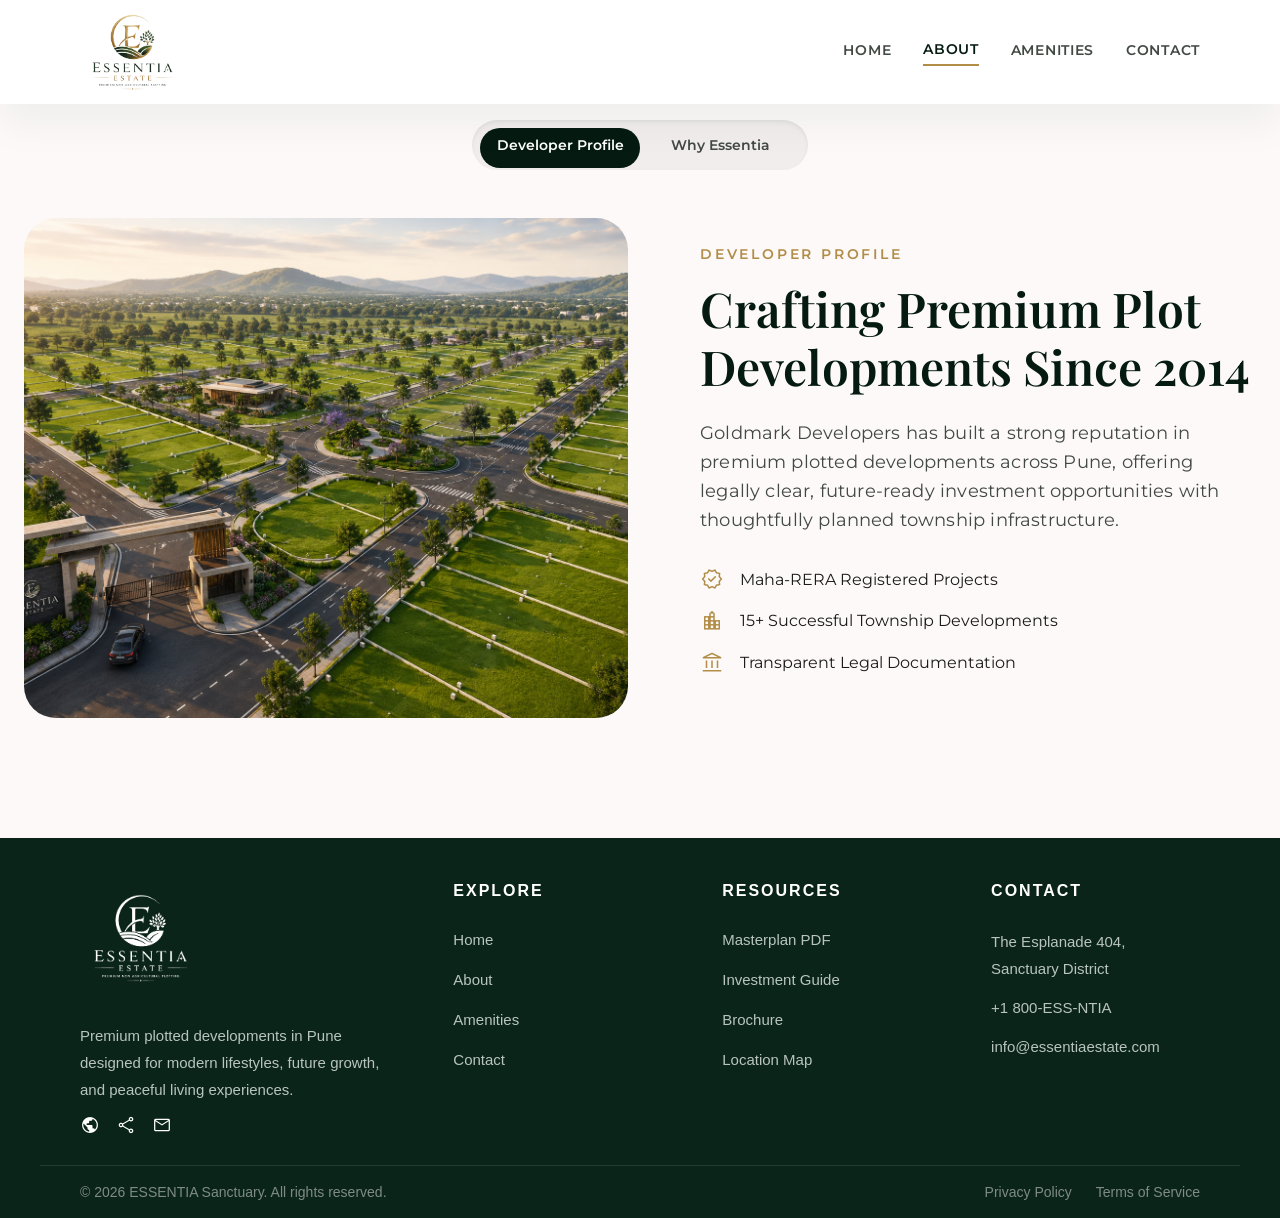
<file: About.html>
<!DOCTYPE html>
<html lang="en">
<head>
  <meta charset="utf-8">
  <meta name="viewport" content="width=device-width, initial-scale=1.0">
  <title>ESSENTIA - Thoughtfully Planned Sanctuary</title>
  <!-- Design reference: assets/images/about.png -->
  <link rel="preconnect" href="https://fonts.googleapis.com">
  <link rel="preconnect" href="https://fonts.gstatic.com" crossorigin>
  <link href="https://fonts.googleapis.com/css2?family=Playfair+Display:wght@600;700&family=Montserrat:wght@400;500;600&display=swap" rel="stylesheet">
  <link href="https://fonts.googleapis.com/css2?family=Material+Symbols+Outlined:wght,FILL@100..700,0..1&display=swap" rel="stylesheet">
  <link rel="stylesheet" href="./css/style.css">
</head>
<body class="page-about" data-page="about">

  <header class="site-header glass-nav">
    <nav class="nav-inner" aria-label="Main navigation">
     <a href="index.html" class="nav-logo nav-logo--home">
        <img src="./assets/icons/logo.png" alt="ESSENTIA Logo">
      
      </a>
      <div class="nav-links">
          <a href="index.html" class="nav-link">HOME</a>
          <a href="About.html" class="nav-link is-active">ABOUT</a>
          <a href="Amenities.html" class="nav-link">AMENITIES</a>
          <a href="contanct.html" class="nav-link">CONTACT</a>
      </div>
      <button type="button" class="menu-toggle" id="menu-toggle" aria-label="Open menu">
        <span class="material-symbols-outlined icon-md">menu</span>
      </button>
    </nav>
  </header>

  <div class="mobile-drawer" id="mobile-drawer">
    <div class="drawer-backdrop" id="drawer-backdrop"></div>
    <div class="drawer-panel" id="drawer-panel">
      <div>
        <div class="flex justify-between items-center" style="margin-bottom: 48px;">
          <a href="index.html" class="nav-logo nav-logo--home">
        <img src="./assets/icons/logo.png" alt="ESSENTIA Logo">
      
      </a>
          <button type="button" class="drawer-close" id="drawer-close" aria-label="Close menu">
            <span class="material-symbols-outlined icon-md">close</span>
          </button>
        </div>
        <nav class="drawer-nav">
          <a href="index.html" class="nav-link">HOME</a>
          <a href="About.html" class="nav-link is-active">ABOUT</a>
          <a href="Amenities.html" class="nav-link">AMENITIES</a>
          <a href="contanct.html" class="nav-link">CONTACT</a>
        </nav>
      </div>
      <a href="contanct.html" class="btn btn-primary" style="width:100%; padding: 16px;">BOOK VISIT</a>
    </div>
  </div>

 <section class="about-toggle-section" aria-labelledby="toggle-heading">

  <div class="flex flex-col items-center">

    <!-- TOGGLE BUTTONS -->
    <div class="toggle-slider-wrap">
      <div class="toggle-slider-bg" id="toggle-bg"></div>

      <button type="button"
        class="toggle-slider-btn is-active"
        id="btn-experience">
        Developer Profile
      </button>

      <button type="button"
        class="toggle-slider-btn"
        id="btn-investor">
        Why Essentia
      </button>
    </div>

    <!-- DEVELOPER PROFILE -->
    <div class="toggle-split w-full" id="content-experience">

      <!-- IMAGE -->
      <div class="toggle-split__image">
        <img src="./assets/images/ab.png"
          alt="Essentia plotted township">
      </div>

      <!-- CONTENT -->
      <div class="toggle-split__content toggle-split__content--pad">

        <span class="text-label text-gold uppercase tracking-widest"
          style="display:block; margin-bottom: 16px;">
          Developer Profile
        </span>

        <h3 class="text-headline-lg text-primary">
          Crafting Premium Plot Developments Since 2014
        </h3>

        <p class="text-body-lg text-muted">
          Goldmark Developers has built a strong reputation in
          premium plotted developments across Pune, offering
          legally clear, future-ready investment opportunities
          with thoughtfully planned township infrastructure.
        </p>

        <ul class="feature-list">

          <li>
            <span class="material-symbols-outlined text-gold">
              verified
            </span>

            <span class="text-body-md">
              Maha-RERA Registered Projects
            </span>
          </li>

          <li>
            <span class="material-symbols-outlined text-gold">
              location_city
            </span>

            <span class="text-body-md">
              15+ Successful Township Developments
            </span>
          </li>

          <li>
            <span class="material-symbols-outlined text-gold">
              account_balance
            </span>

            <span class="text-body-md">
              Transparent Legal Documentation
            </span>
          </li>

        </ul>

      </div>

    </div>

    <!-- WHY ESSENTIA -->
    <div class="toggle-split w-full is-hidden" id="content-investor">

      <!-- LEFT SIDE -->
      <div class="toggle-split__content toggle-split__text-col toggle-split__content--pad-right">

        <span class="text-label text-gold uppercase tracking-widest"
          style="display:block; margin-bottom: 16px;">
          Why Choose Essentia
        </span>

        <h3 class="text-headline-lg text-primary">
          A Future-Ready Township Investment
        </h3>

        <p class="text-body-lg text-muted">
          Essentia combines strategic location advantages,
          green township planning, and future-ready infrastructure
          to create a premium plotted community designed for
          long-term value and peaceful living.
        </p>

        <div class="investor-stats">

          <div class="investor-stat-box">
            <div class="value">2014</div>

            <div class="text-caption text-muted uppercase">
              Established
            </div>
          </div>

          <div class="investor-stat-box">
            <div class="value">15+</div>

            <div class="text-caption text-muted uppercase">
              Projects Delivered
            </div>
          </div>

        </div>

      </div>

      <!-- RIGHT SIDE -->
      <div class="toggle-split__image toggle-split__image-col">

        <div class="roadmap-panel">

          <div class="roadmap-inner">

            <h4 class="text-label">
              Township Highlights
            </h4>

            <!-- ITEM -->
            <div class="timeline-item is-active">

              <span class="timeline-dot"></span>

              <div class="timeline-title text-label">
                Strategic Pune Connectivity
              </div>

              <div class="text-caption" style="opacity:0.6;">
                Located near rapidly developing growth corridors
              </div>

            </div>

            <!-- ITEM -->
            <div class="timeline-item is-active">

              <span class="timeline-dot"></span>

              <div class="timeline-title text-label">
                Gated Township Planning
              </div>

              <div class="text-caption" style="opacity:0.6;">
                Wide internal roads & organized infrastructure
              </div>

            </div>

            <!-- ITEM -->
            <div class="timeline-item is-active">

              <span class="timeline-dot"></span>

              <div class="timeline-title text-label">
                Green Open Spaces
              </div>

              <div class="text-caption">
                Landscaped parks & peaceful community living
              </div>

            </div>

          </div>

        </div>

      </div>

    </div>

  </div>

</section>

<footer class="site-footer">

  <div class="footer-container">

    <!-- COLUMN 1 -->
    <div class="footer-column footer-brand">
      <img src="assets/icons/logo.png" alt="ESSENTIA Logo" class="footer-logo">
      <p class="footer-description">
        Premium plotted developments in Pune designed for modern lifestyles, future growth, and peaceful living experiences.
      </p>
      

      <div class="footer-social">
        <span class="material-symbols-outlined">public</span>
        <span class="material-symbols-outlined">share</span>
        <span class="material-symbols-outlined">mail</span>
      </div>
    </div>

    <!-- COLUMN 2 -->
    <div class="footer-column">
      <h5 class="footer-title">Explore</h5>

      <a href="index.html">Home</a>
      <a href="About.html">About</a>
      <a href="Amenities.html">Amenities</a>
      <a href="contact.html">Contact</a>
    </div>

    <!-- COLUMN 3 -->
    <div class="footer-column">
      <h5 class="footer-title">Resources</h5>

      <a href="#">Masterplan PDF</a>
      <a href="#">Investment Guide</a>
      <a href="#">Brochure</a>
      <a href="#">Location Map</a>
    </div>

    <!-- COLUMN 4 -->
    <div class="footer-column">
      <h5 class="footer-title">Contact</h5>

      <p>The Esplanade 404,<br> Sanctuary District</p>
      <p>+1 800-ESS-NTIA</p>
      <p>info@essentiaestate.com</p>
    </div>

  </div>

  <!-- BOTTOM FOOTER -->
  <div class="footer-bottom">

    <p>© 2026 ESSENTIA Sanctuary. All rights reserved.</p>

    <div class="footer-bottom-links">
      <a href="#">Privacy Policy</a>
      <a href="#">Terms of Service</a>
    </div>

  </div>

</footer>

  <script src="./js/script.js"></script>
</body>
</html>
</file>
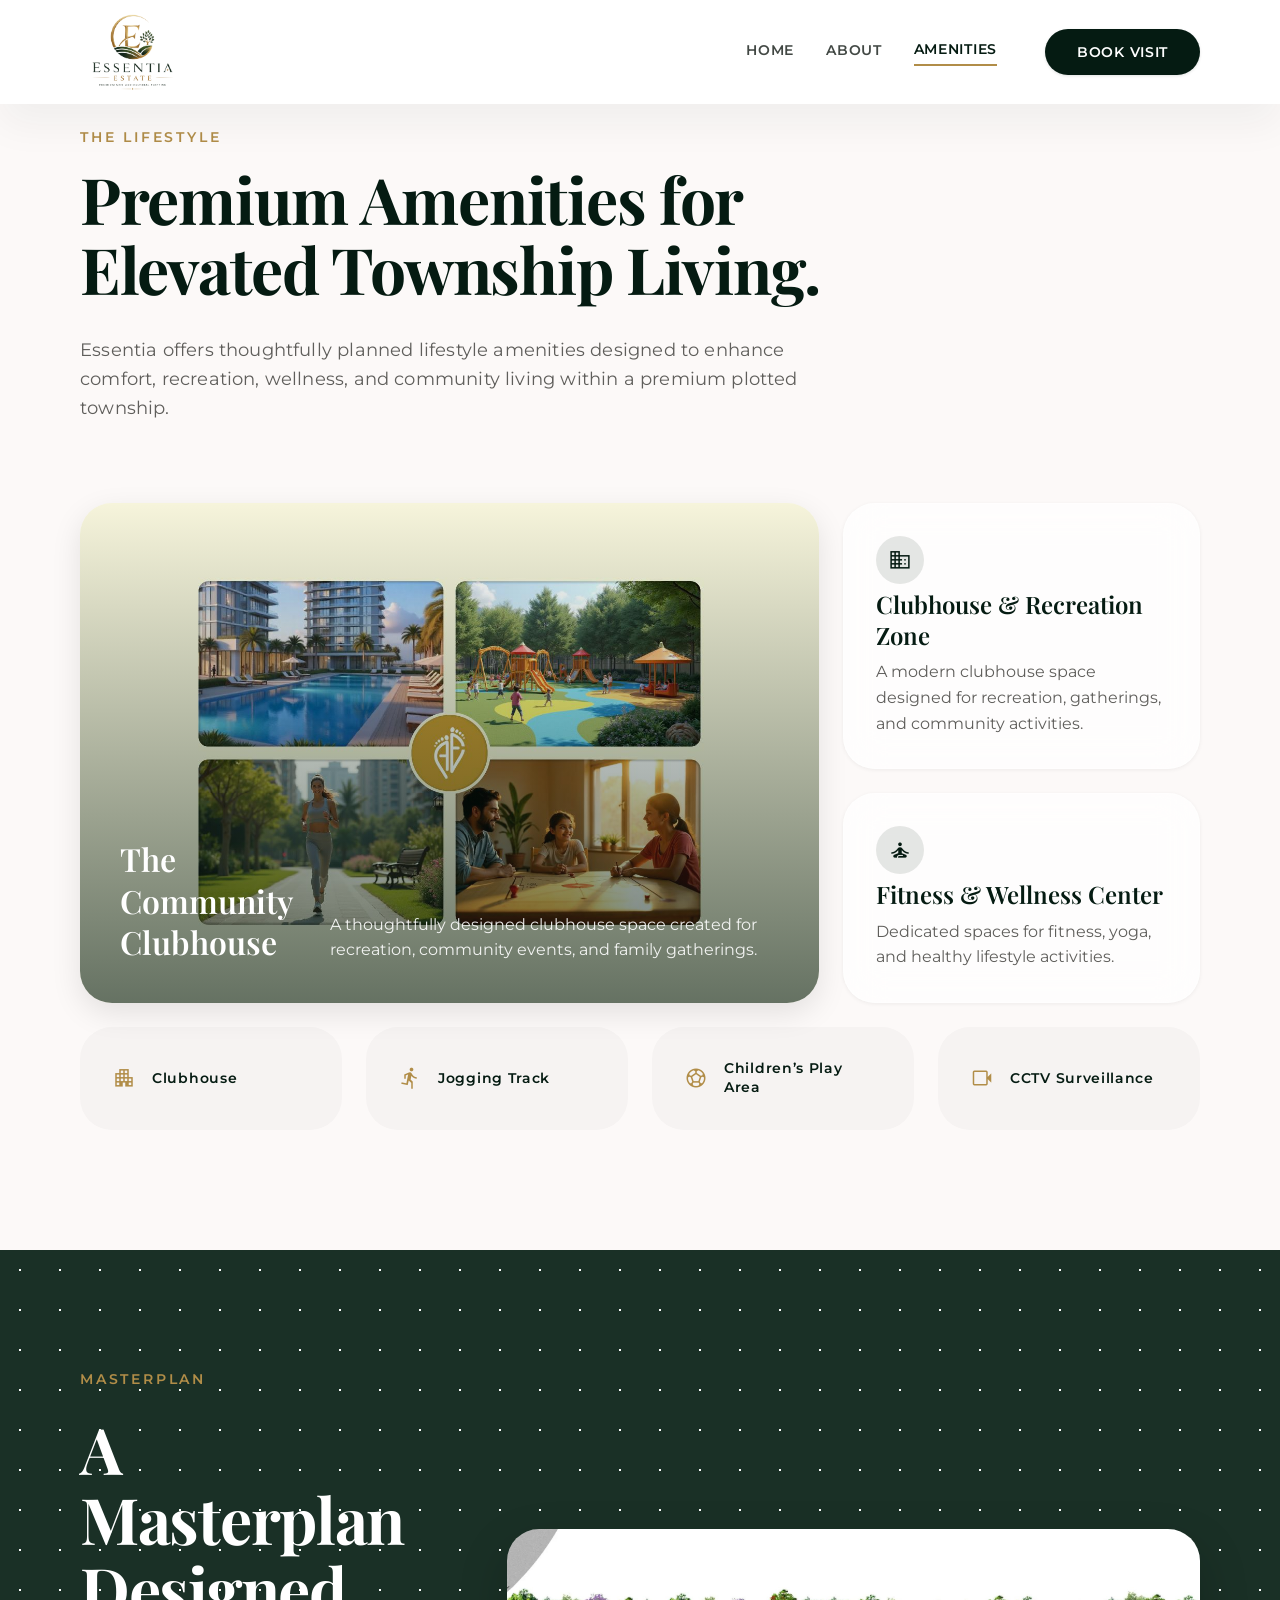
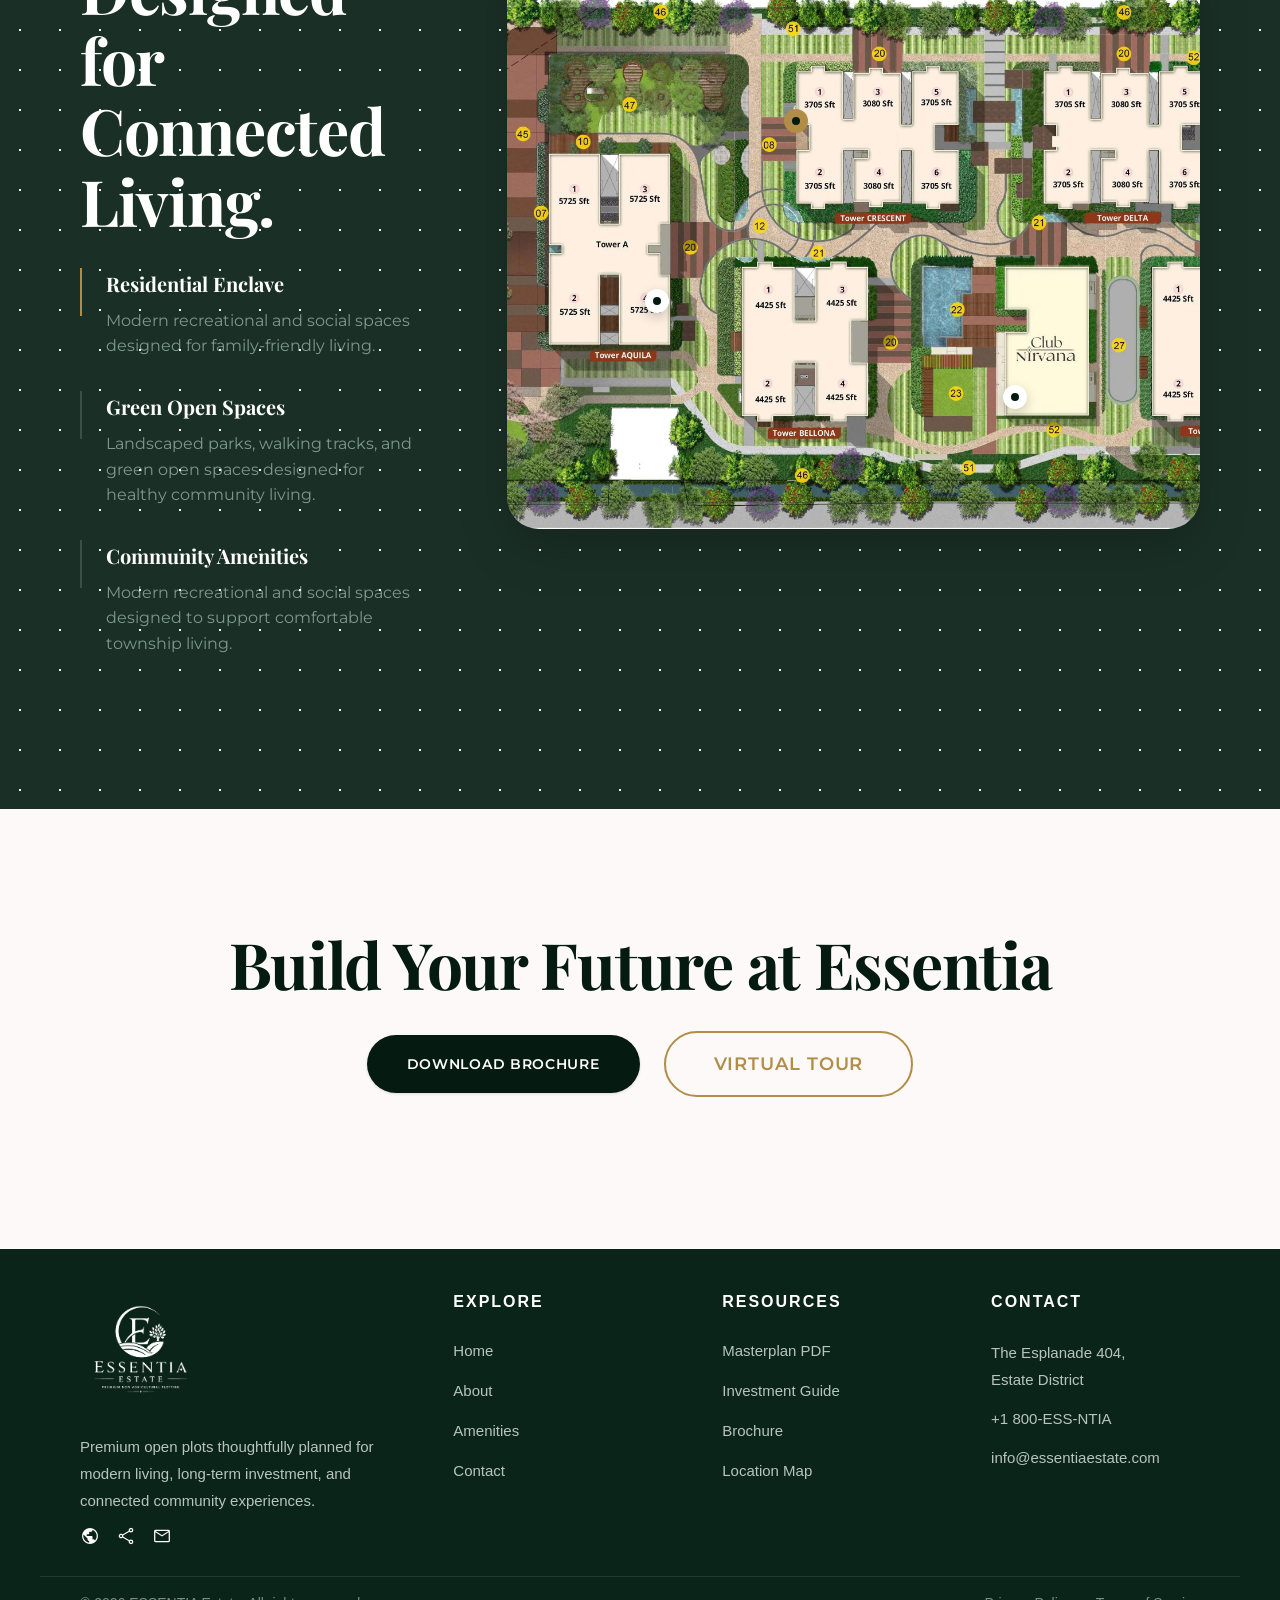
<file: Amenities.html>
<!DOCTYPE html>
<html lang="en">
<head>
  <meta charset="utf-8">
  <meta name="viewport" content="width=device-width, initial-scale=1.0">
  <title>ESSENTIA | Amenities &amp; Masterplan</title>
  <!-- Design reference: assets/images/Amenities.png -->
  <link rel="preconnect" href="https://fonts.googleapis.com">
  <link rel="preconnect" href="https://fonts.gstatic.com" crossorigin>
  <link href="https://fonts.googleapis.com/css2?family=Playfair+Display:ital,wght@0,600;0,700;1,600&family=Montserrat:wght@400;500;600&display=swap" rel="stylesheet">
  <link href="https://fonts.googleapis.com/css2?family=Material+Symbols+Outlined:wght,FILL@100..700,0..1&display=swap" rel="stylesheet">
  <link rel="stylesheet" href="./css/style.css">
</head>
<body class="page-amenities" data-page="amenities">

  <header class="site-header glass-nav">
    <nav class="nav-inner" aria-label="Main navigation">
    <a href="index.html" class="nav-logo nav-logo--home">
        <img src="./assets/icons/logo.png" alt="ESSENTIA Logo" >
      
</a>
      <div class="nav-links">
          <a href="index.html" class="nav-link">HOME</a>
          <a href="About.html" class="nav-link ">ABOUT</a>
          <a href="Amenities.html" class="nav-link is-active">AMENITIES</a>
         <a href="contanct.html" class="btn btn-primary nav-cta">BOOK VISIT</a>
      </div>
      <button type="button" class="menu-toggle" id="menu-toggle" aria-label="Open menu">
        <span class="material-symbols-outlined icon-md">menu</span>
      </button>
    </nav>
  </header>

  <div class="mobile-drawer" id="mobile-drawer">
    <div class="drawer-backdrop" id="drawer-backdrop"></div>
    <div class="drawer-panel" id="drawer-panel">
      <div>
        <div class="flex justify-between items-center" style="margin-bottom: 48px;">
          <a href="index.html" class="nav-logo nav-logo--home">
        <img src="./assets/icons/logo.png" alt="ESSENTIA Logo" >
      
</a>
          <button type="button" class="drawer-close" id="drawer-close" aria-label="Close menu">
            <span class="material-symbols-outlined icon-md">close</span>
          </button>
        </div>
        <nav class="drawer-nav">
          <a href="index.html" class="nav-link">HOME</a>
          <a href="About.html" class="nav-link">ABOUT</a>
          <a href="Amenities.html" class="nav-link is-active">AMENITIES</a>
          <a href="contanct.html" class="nav-link">CONTACT</a>
        </nav>
      </div>
      <a href="contanct.html" class="btn btn-primary" style="width:100%; padding: 16px;">BOOK VISIT</a>
    </div>
  </div>

  <main>
    <section class="container amenities-intro" aria-labelledby="amenities-heading">
      <div style="max-width: 48rem;">
        <span class="text-label text-gold tracking-widest" style="display:block; margin-bottom: 16px;">THE LIFESTYLE</span>
        <h1 id="amenities-heading" class="text-display-lg text-primary">Premium Amenities for Elevated Township Living.</h1>
        <p class="text-body-lg text-secondary" style="margin-top: 32px;">Essentia offers thoughtfully planned lifestyle amenities designed to enhance comfort, recreation, wellness, and community living within a premium plotted township.</p>
      </div>
    </section>

    <section class="container amenities-bento" aria-label="Amenities showcase">
      <div class="grid amenities-bento-layout">
        <article class="bento-main">
          <img src="./assets/images/AmentiesSec.jpeg" alt="Luxury amenities pavilion">
          <div class="bento-main__overlay">
            <h3 class="text-headline-md">The Community Clubhouse</h3>
            <p class="text-body-md" style="opacity:0.9; max-width: 32rem; margin-top: 8px;">A thoughtfully designed clubhouse space created for recreation, community events, and family gatherings.</p>
          </div>
        </article>
        <div class="amenities-side-cards">
          <article class="amenity-glass-card glass-card">
            <div class="amenity-glass-card__top">
              <div class="icon-circle-sm"><span class="material-symbols-outlined">domain</span></div>
              <span class="material-symbols-outlined arrow-icon">arrow_outward</span>
            </div>
            <div>
              <h4 class="text-headline-md text-primary" style="font-size: 24px; margin-bottom: 8px;">Clubhouse & Recreation Zone</h4>
              <p class="text-body-md text-secondary">A modern clubhouse space designed for recreation, gatherings, and community activities.</p>
            </div>
          </article>
          <article class="amenity-glass-card glass-card">
            <div class="amenity-glass-card__top">
              <div class="icon-circle-sm"><span class="material-symbols-outlined">self_improvement</span></div>
              <span class="material-symbols-outlined arrow-icon">arrow_outward</span>
            </div>
            <div>
              <h4 class="text-headline-md text-primary" style="font-size: 24px; margin-bottom: 8px;">Fitness & Wellness Center</h4>
              <p class="text-body-md text-secondary">Dedicated spaces for fitness, yoga, and healthy lifestyle activities.</p>
            </div>
          </article>
        </div>
      </div>
      <div class="grid grid-4 amenity-icon-grid" style="margin-top: var(--gutter);">
        <div class="icon-tile"><span class="material-symbols-outlined text-gold">apartment</span><span class="text-label text-primary">Clubhouse</span></div>
        <div class="icon-tile"><span class="material-symbols-outlined text-gold">directions_run</span><span class="text-label text-primary">Jogging Track</span></div>
        <div class="icon-tile"><span class="material-symbols-outlined text-gold">sports_soccer</span><span class="text-label text-primary">Children’s Play Area</span></div>
        <div class="icon-tile"><span class="material-symbols-outlined text-gold">videocam</span><span class="text-label text-primary">CCTV Surveillance</span></div>
      </div>
    </section>

    <section id="masterplan" class="masterplan-section" aria-labelledby="masterplan-heading">
      <div class="masterplan-texture inset-0 absolute" aria-hidden="true"></div>
      <div class="container masterplan-layout">
        <div class="masterplan-info" >
          <span class="text-label text-gold tracking-widest" style="display:block; margin-bottom: 24px;">MASTERPLAN</span>
          <h2 id="masterplan-heading" class="text-display-lg text-white" style="color: var(--on-primary); margin-bottom: 32px;">A Masterplan Designed for Connected Living.</h2>
          <div class="masterplan-item" onclick="setActiveMarker(1)" role="button" tabindex="0">
            <div class="masterplan-indicator is-active" id="indicator-1"></div>
            <div>
              <h4>Residential Enclave</h4>
              <p>Modern recreational and social spaces designed for family-friendly living.</p>
            </div>
          </div>
          <div class="masterplan-item" onclick="setActiveMarker(2)" role="button" tabindex="0">
            <div class="masterplan-indicator" id="indicator-2"></div>
            <div>
             <h4>Green Open Spaces</h4>
              <p>Landscaped parks, walking tracks, and green open spaces designed for healthy community living.</p>
            </div>
          </div>
          <div class="masterplan-item" onclick="setActiveMarker(3)" role="button" tabindex="0">
            <div class="masterplan-indicator" id="indicator-3"></div>
            <div>
<h4>Community Amenities</h4>            
  <p>Modern recreational and social spaces designed to support comfortable township living.</p>
            </div>
          </div>
          <!-- <div class="masterplan-toggle" style="margin-top: 48px;">
            <button type="button" class="toggle-btn is-active" id="btn-experience">Lifestyle Amenities</button>
            <button type="button" class="toggle-btn" id="btn-investor">Investment Highlights</button>
          </div> -->
        </div>
        <div class="masterplan-map">
          <img src="./assets/images/masterplan.jpeg" alt="Masterplan visualization">
          <div class="map-marker map-marker--1" id="marker-1" onclick="setActiveMarker(1)">
            <div class="marker-dot marker-dot--active marker-pulse"><span class="marker-dot__inner"></span></div>
            <div class="marker-tooltip glass-card"><p class="text-label text-primary">Residential Plots</p></div>
          </div>
          <div class="map-marker map-marker--2" id="marker-2" onclick="setActiveMarker(2)">
            <div class="marker-dot marker-dot--inactive"><span class="marker-dot__inner"></span></div>
            <div class="marker-tooltip glass-card"><p class="text-label text-primary">Jogging Track</p></div>
          </div>
          <div class="map-marker map-marker--3" id="marker-3" onclick="setActiveMarker(3)">
            <div class="marker-dot marker-dot--inactive"><span class="marker-dot__inner"></span></div>
            <div class="marker-tooltip glass-card"><p class="text-label text-primary">Community Zone</p></div>
          </div>
        </div>
      </div>
    </section>

    <section class="cta-section container" aria-labelledby="cta-heading">
      <h2 id="cta-heading" class="text-display-lg text-primary">Build Your Future at Essentia<h2>
      <div class="cta-actions">
        <a href="assets/essentia-brochure.pdf" 
   download 
   aria-label="Download Essentia Brochure">
        <button type="button" class="btn btn-primary btn-primary-lg">DOWNLOAD BROCHURE</button>
        </a>
        <button type="button" class="btn btn-outline-gold">VIRTUAL TOUR</button>
      </div>
    </section>
  </main>

 <footer class="site-footer">

  <div class="footer-container">

    <!-- COLUMN 1 -->
    <div class="footer-column footer-brand">
      <img src="assets/icons/logo.png" alt="ESSENTIA Logo" class="footer-logo">
      <p class="footer-description">
        Premium open plots thoughtfully planned for modern living, long-term investment, and connected community experiences.
      </p>
      

      <div class="footer-social">
        <span class="material-symbols-outlined">public</span>
        <span class="material-symbols-outlined">share</span>
        <span class="material-symbols-outlined">mail</span>
      </div>
    </div>

    <!-- COLUMN 2 -->
    <div class="footer-column">
      <h5 class="footer-title">Explore</h5>

      <a href="index.html">Home</a>
      <a href="About.html">About</a>
      <a href="Amenities.html">Amenities</a>
      <a href="contact.html">Contact</a>
    </div>

    <!-- COLUMN 3 -->
    <div class="footer-column">
      <h5 class="footer-title">Resources</h5>

      <a href="#">Masterplan PDF</a>
      <a href="#">Investment Guide</a>
      <a href="#">Brochure</a>
      <a href="#">Location Map</a>
    </div>

    <!-- COLUMN 4 -->
    <div class="footer-column">
      <h5 class="footer-title">Contact</h5>

      <p>The Esplanade 404,<br> Estate District</p>
      <p>+1 800-ESS-NTIA</p>
      <p>info@essentiaestate.com</p>
    </div>

  </div>

  <!-- BOTTOM FOOTER -->
  <div class="footer-bottom">

    <p>© 2026 ESSENTIA Estate. All rights reserved.</p>

    <div class="footer-bottom-links">
      <a href="#">Privacy Policy</a>
      <a href="#">Terms of Service</a>
    </div>

  </div>

</footer>
  <script src="./js/script.js"></script>
</body>
</html>
</file>
<file: css/style.css>
/* ============================================
   ESSENTIA — Plain CSS (Stitch / Figma design)
   Reference mockups: assets/images/home.png,
   about.png, Amenities.png, contanct.png
   ============================================ */

/* --- Design tokens --- */
:root {
  --surface: #fcf9f8;
  --background: #fcf9f8;
  --surface-container-low: #f6f3f2;
  --surface-container: #f0edec;
  --surface-container-high: #ebe7e7;
  --surface-container-highest: #e5e2e1;
  --on-surface: #1c1b1b;
  --on-surface-variant: #424844;
  --on-background: #1c1b1b;
  --primary: #051b12;
  --on-primary: #ffffff;
  --primary-container: #1a3026;
  --on-primary-container: #80988b;
  --primary-fixed: #cfe9d9;
  --primary-fixed-dim: #b3ccbe;
  --on-primary-fixed: #092016;
  --secondary: #5f5e5b;
  --secondary-fixed-dim: #c9c6c2;
  --tertiary-fixed-dim: #e9c176;
  --on-tertiary-container: #b18d48;
  --outline: #727974;
  --outline-variant: #c2c8c3;
  --whatsapp: #25d366;

  --font-display: "Playfair Display", Georgia, serif;
  --font-body: "Montserrat", Arial, sans-serif;

  --text-display-lg: 64px;
  --text-display-mobile: 40px;
  --text-headline-lg: 48px;
  --text-headline-md: 32px;
  --text-body-lg: 18px;
  --text-body-md: 16px;
  --text-label: 14px;
  --text-caption: 12px;

  --margin-mobile: 24px;
  --margin-desktop: 80px;
  --gutter: 24px;
  --section-gap-lg: 120px;
  --section-gap-md: 80px;
  --container-max: 1440px;

  --radius: 1rem;
  --radius-lg: 2rem;
  --radius-xl: 3rem;
  --radius-full: 9999px;

  --shadow-nav: 0 20px 40px rgba(26, 48, 38, 0.05);
  --shadow-card: 0 20px 40px rgba(26, 48, 38, 0.1);
  --transition: 0.3s ease;
}

/* --- Reset & base --- */
*,
*::before,
*::after {
  box-sizing: border-box;
  margin: 0;
  padding: 0;
}

html {
  scroll-behavior: smooth;
}

body {
  font-family: var(--font-body);
  font-size: var(--text-body-md);
  line-height: 1.6;
  color: var(--on-surface);
  background-color: var(--background);
  overflow-x: hidden;
}

img {
  max-width: 100%;
  height: auto;
  display: block;
}

a {
  color: inherit;
  text-decoration: none;
}

button,
input,
select {
  font-family: inherit;
  font-size: inherit;
}

ul {
  list-style: none;
}

::selection {
  background-color: var(--on-tertiary-container);
  color: var(--on-primary);
}

/* --- Typography --- */
.text-display-lg {
  font-family: var(--font-display);
  font-size: var(--text-display-mobile);
  font-weight: 700;
  line-height: 1.2;
  letter-spacing: -0.01em;
}

.text-headline-lg {
  font-family: var(--font-display);
  font-size: var(--text-headline-lg);
  font-weight: 600;
  line-height: 1.2;
}

.text-headline-md {
  font-family: var(--font-display);
  font-size: var(--text-headline-md);
  font-weight: 600;
  line-height: 1.3;
}

.text-body-lg {
  font-size: var(--text-body-lg);
  line-height: 1.6;
  letter-spacing: 0.01em;
}

.text-body-md {
  font-size: var(--text-body-md);
  line-height: 1.6;
}

.text-label {
  font-size: var(--text-label);
  font-weight: 600;
  line-height: 1.4;
  letter-spacing: 0.05em;
}

.text-caption {
  font-size: var(--text-caption);
  font-weight: 500;
  line-height: 1.4;
}

.text-primary { color: var(--primary); }
.text-secondary { color: var(--secondary); }
.text-white { color: var(--on-primary); }
.text-gold { color: var(--on-tertiary-container); }
.text-muted { color: var(--on-surface-variant); }
.text-on-primary-fixed { color: var(--primary-fixed); }
.text-on-primary-container { color: var(--on-primary-container); }

.italic { font-style: italic; }
.font-normal { font-weight: 400; }
.font-light { font-weight: 400; }
.font-semibold { font-weight: 600; }
.font-bold { font-weight: 700; }
.uppercase { text-transform: uppercase; }
.tracking-tight { letter-spacing: -0.02em; }
.tracking-tighter { letter-spacing: -0.03em; }
.tracking-widest { letter-spacing: 0.2em; }
.tracking-wider { letter-spacing: 0.1em; }
.text-center { text-align: center; }

/* --- Icons --- */
.material-symbols-outlined {
  font-variation-settings: "FILL" 0, "wght" 300, "GRAD" 0, "opsz" 24;
  display: inline-block;
  line-height: 1;
  vertical-align: middle;
}

.material-symbols-outlined.icon-filled {
  font-variation-settings: "FILL" 1, "wght" 300, "GRAD" 0, "opsz" 24;
}

.icon-sm { font-size: 24px; }
.icon-md { font-size: 32px; }
.icon-lg { font-size: 40px; }
.icon-xl { font-size: 48px; }
.icon-hero { font-size: 96px; }

/* --- Layout helpers --- */
.container {
  width: 100%;
  max-width: var(--container-max);
  margin-left: auto;
  margin-right: auto;
  padding-left: var(--margin-mobile);
  padding-right: var(--margin-mobile);
}

.section {
  padding-top: var(--section-gap-lg);
  padding-bottom: var(--section-gap-lg);
}

.section-md {
  padding-top: var(--section-gap-md);
  padding-bottom: var(--section-gap-md);
}

.flex { display: flex; }
.flex-col { flex-direction: column; }
.flex-wrap { flex-wrap: wrap; }
.items-center { align-items: center; }
.items-end { align-items: flex-end; }
.justify-center { justify-content: center; }
.justify-between { justify-content: space-between; }
.gap-2 { gap: 8px; }
.gap-3 { gap: 12px; }
.gap-4 { gap: 16px; }
.gap-6 { gap: 24px; }
.gap-8 { gap: 32px; }
.gap-10 { gap: 40px; }
.gap-12 { gap: 48px; }

.grid {
  display: grid;
  gap: var(--gutter);
}

.grid-2 { grid-template-columns: 1fr; }
.grid-3 { grid-template-columns: 1fr; }
.grid-4 { grid-template-columns: 1fr 1fr; }
.grid-footer { grid-template-columns: 1fr; }

.is-hidden { display: none !important; }

.relative { position: relative; }
.absolute { position: absolute; }
.inset-0 {
  top: 0;
  right: 0;
  bottom: 0;
  left: 0;
}

.w-full { width: 100%; }

.about-toggle-section .toggle-split + .toggle-split {
  margin-top: 0;
}
.h-full { height: 100%; }
.min-h-screen { min-height: 100vh; }
.overflow-hidden { overflow: hidden; }

/* --- Glass & effects --- */
.glass-card {
  background: rgba(255, 255, 255, 0.7);
  backdrop-filter: blur(20px);
  -webkit-backdrop-filter: blur(20px);
  border: 1px solid rgba(255, 255, 255, 0.3);
}

.glass-nav {
  background: #fff;
  backdrop-filter: blur(20px);
  -webkit-backdrop-filter: blur(20px);
  box-shadow: var(--shadow-nav);
}

.hero-gradient {
  background: linear-gradient(180deg, rgba(252, 249, 248, 0) 0%, rgba(252, 249, 248, 1) 100%);
}

.forest-gradient {
  background:
    radial-gradient(circle at top right, rgba(26, 48, 38, 0.03) 0%, transparent 70%),
    radial-gradient(circle at bottom left, rgba(179, 204, 190, 0.05) 0%, transparent 70%);
}

.masterplan-texture {
  background-image: radial-gradient(#ffffff 1px, transparent 1px);
  background-size: 40px 40px;
}

.marker-pulse::after {
  content: "";
  position: absolute;
  width: 100%;
  height: 100%;
  border-radius: 50%;
  background: var(--on-tertiary-container);
  animation: pulse 2s infinite;
  z-index: -1;
}

@keyframes pulse {
  0% { transform: scale(1); opacity: 0.8; }
  100% { transform: scale(3); opacity: 0; }
}

@keyframes bounce {
  0%, 100% { transform: translateY(0); }
  50% { transform: translateY(-8px); }
}

@keyframes fadeIn {
  from { opacity: 0; }
  to { opacity: 1; }
}

.animate-bounce { animation: bounce 2s infinite; }
.animate-fade-in { animation: fadeIn 1s ease; }

/* --- Buttons --- */
.btn {
  display: inline-block;
  font-size: var(--text-label);
  font-weight: 600;
  letter-spacing: 0.05em;
  border: none;
  border-radius: var(--radius-full);
  cursor: pointer;
  transition: all var(--transition);
  text-align: center;
}

.btn:active { transform: scale(0.95); }

.btn-primary {
  background-color: var(--primary);
  color: var(--on-primary);
  padding: 12px 32px;
  box-shadow: 0 1px 3px rgba(5, 27, 18, 0.12);
}

.btn-primary:hover {
  background-color: var(--primary-container);
}

.btn-primary-lg {
  padding: 20px 40px;
}

.btn-white {
  background-color: var(--on-primary);
  color: var(--primary);
  padding: 20px 40px;
  box-shadow: 0 10px 25px rgba(0, 0, 0, 0.15);
}

.btn-white:hover {
  background-color: var(--on-tertiary-container);
  color: var(--on-primary);
}

.btn-outline-white {
  background: transparent;
  color: var(--on-primary);
  border: 1px solid rgba(255, 255, 255, 0.5);
  padding: 20px 40px;
  backdrop-filter: blur(12px);
}

.btn-outline-white:hover {
  background: rgba(255, 255, 255, 0.1);
}

.btn-outline-gold {
  background: transparent;
  color: var(--on-tertiary-container);
  border: 2px solid var(--on-tertiary-container);
  padding: 20px 48px;
  font-size: var(--text-body-lg);
}

.btn-outline-gold:hover {
  background-color: var(--on-tertiary-container);
  color: var(--primary);
}

.btn-whatsapp {
  background-color: var(--whatsapp);
  color: var(--on-primary);
  padding: 16px 32px;
  display: inline-flex;
  align-items: center;
  gap: 12px;
  box-shadow: 0 10px 25px rgba(37, 211, 102, 0.3);
}

.btn-whatsapp:hover {
  box-shadow: 0 10px 30px rgba(37, 211, 102, 0.4);
}

.btn-call {
  background: var(--on-primary);
  color: var(--primary);
  border: 1px solid rgba(5, 27, 18, 0.1);
  padding: 16px 32px;
  display: inline-flex;
  align-items: center;
  gap: 12px;
  box-shadow: 0 1px 4px rgba(0, 0, 0, 0.08);
}

.btn-submit {
  width: 100%;
  background-color: var(--primary);
  color: var(--on-primary);
  padding: 20px;
  border-radius: var(--radius);
  text-transform: uppercase;
  letter-spacing: 0.1em;
  margin-top: 32px;
}

.btn-submit:hover {
  background-color: var(--primary-container);
}

/* --- Header & navigation --- */
.site-header {
  position: fixed;
  top: 0;
  left: 0;
  width: 100%;
  z-index: 100;
}

.site-header.scrolled {
  box-shadow: var(--shadow-nav);
}

.site-header.scrolled .nav-inner {
  padding-top: 16px;
  padding-bottom: 16px;
}

.nav-inner {
  display: flex;
  justify-content: space-between;
  align-items: center;
  padding: 16px var(--margin-mobile);
  max-width: var(--container-max);
  margin: 0 auto;
  transition: padding var(--transition);
   height: 104px !important;
    padding-top: 0 !important;
    padding-bottom: 0 !important;
}

.nav-logo {
  display: flex;
  align-items: center;
  gap: 12px;
    height: 100%;

}

  

.nav-logo img {
  height: 104px !important; /* Matches navbar total height */
    width: auto !important;   /* Keeps aspect ratio */
  object-fit: contain;
  flex-shrink: 0;
  display: block;
  
}

.nav-logo--sm img {
  width: 32px;
  height: 32px;
}

/* Home page — larger transparent logo in navbar only */
.page-home .nav-inner > .nav-logo--home img {
  width: 56px;
  height: 56px;
}

.page-home .mobile-drawer .nav-logo--home img {
  width: 40px;
  height: 40px;
}

@media (max-width: 767px) {
  .page-home .nav-inner > .nav-logo--home img {
    width: 48px;
    height: 48px;
  }
}

.nav-brand {
  font-family: var(--font-display);
  font-size: var(--text-display-mobile);
  font-weight: 700;
  letter-spacing: -0.03em;
  color: var(--primary);
}

.nav-brand--sm {
  font-size: 24px;
}

.nav-brand--contact {
  font-size: 28px;
}

.nav-links {
  display: none;
  align-items: center;
  gap: 32px;
}

.nav-link {
  font-size: var(--text-label);
  font-weight: 600;
  letter-spacing: 0.05em;
  color: var(--on-surface-variant);
  transition: color var(--transition);
  padding-bottom: 4px;
}

.nav-link:hover {
  color: var(--on-tertiary-container);
}

.nav-link.is-active {
  color: var(--primary);
  border-bottom: 2px solid var(--on-tertiary-container);
}

.nav-cta {
  margin-left: 16px;
}

.menu-toggle {
  display: block;
  background: none;
  border: none;
  color: var(--primary);
  padding: 8px;
  cursor: pointer;
}

/* Mobile drawer */
.mobile-drawer {
  position: fixed;
  inset: 0;
  z-index: 200;
  display: flex;
  justify-content: flex-end;
  pointer-events: none;
  opacity: 0;
  transition: opacity var(--transition);
}

.mobile-drawer.is-open {
  pointer-events: auto;
  opacity: 1;
}

.drawer-backdrop {
  position: absolute;
  inset: 0;
  background: rgba(5, 27, 18, 0.2);
  backdrop-filter: blur(4px);
  cursor: pointer;
}

.drawer-panel {
  position: relative;
  width: 80%;
  max-width: 384px;
  height: 100%;
  background: var(--surface);
  box-shadow: -10px 0 40px rgba(0, 0, 0, 0.15);
  padding: 32px;
  display: flex;
  flex-direction: column;
  justify-content: space-between;
  transform: translateX(100%);
  transition: transform var(--transition);
}

.mobile-drawer.is-open .drawer-panel {
  transform: translateX(0);
}

.drawer-nav {
  display: flex;
  flex-direction: column;
  gap: 24px;
}

.drawer-nav .nav-link {
  align-self: flex-start;
}

.drawer-close {
  background: none;
  border: none;
  color: var(--primary);
  padding: 8px;
  cursor: pointer;
}
/* =========================================
   PREMIUM REAL ESTATE FOOTER - ESSENTIA
========================================= */

.site-footer {
  background: #0B241A;
  padding-top: 40px;
  color: #ffffff;
  font-family: 'Poppins', sans-serif;
}

/* =========================================
   MAIN CONTAINER
========================================= */

.footer-container {
  max-width: 1200px;
  margin: auto;
  padding: 0 40px;

  display: grid;
  grid-template-columns: 1.5fr 1fr 1fr 1fr;
  gap: 60px;

  align-items: flex-start;
}

/* =========================================
   FOOTER COLUMN
========================================= */

.footer-column {
  display: flex;
  flex-direction: column;
}

/* =========================================
   LOGO
========================================= */

.footer-logo {
  width: 120px;
  margin-bottom: 24px;

  filter: brightness(0) invert(1);
}

/* =========================================
   DESCRIPTION
========================================= */

.footer-description {
  color: #B8C5BE;
  font-size: 15px;
  line-height: 1.8;
  max-width: 300px;
  margin-bottom: 28px;
}

/* =========================================
   TITLES
========================================= */

.footer-title {
  color: #FFFFFF;
  font-size: 16px;
  font-weight: 600;
  letter-spacing: 2px;
  text-transform: uppercase;

  margin-bottom: 24px;
}

/* =========================================
   LINKS
========================================= */

.footer-column a {
  color: #B8C5BE;
  text-decoration: none;

  margin-bottom: 16px;

  font-size: 15px;
  font-weight: 400;

  transition: all 0.3s ease;
}

.footer-column a:hover {
  color: #D6B16B;

  transform: translateX(4px);
}

/* =========================================
   PARAGRAPH TEXT
========================================= */

.footer-column p {
  color: #B8C5BE;

  font-size: 15px;
  line-height: 1.8;

  margin-bottom: 12px;
}

/* =========================================
   SOCIAL ICONS
========================================= */

.footer-social {
  display: flex;
  align-items: center;
  gap: 16px;
}

.footer-social span {
  color: #ffffff;

  font-size: 20px;
  cursor: pointer;

  transition: all 0.3s ease;
}

.footer-social span:hover {
  color: #D6B16B;

  transform: translateY(-3px);
}

/* =========================================
   BOTTOM FOOTER
========================================= */

.footer-bottom {
  max-width: 1200px;

  margin: 30px auto 0 auto;
  padding: 15px 40px;

  border-top: 1px solid rgba(255,255,255,0.1);

  display: flex;
  justify-content: space-between;
  align-items: center;
}

/* COPYRIGHT */

.footer-bottom p {
  color: #7E8C85;

  font-size: 14px;
  margin: 0;
}

/* BOTTOM LINKS */

.footer-bottom-links {
  display: flex;
  gap: 24px;
}

.footer-bottom-links a {
  color: #7E8C85;

  text-decoration: none;
  font-size: 14px;

  transition: 0.3s ease;
}

.footer-bottom-links a:hover {
  color: #ffffff;
}

/* =========================================
   RESPONSIVE DESIGN
========================================= */

@media (max-width: 992px) {

  .footer-container {
    grid-template-columns: 1fr 1fr;
    gap: 40px;
  }

}

@media (max-width: 768px) {

  .site-footer {
    padding-top: 60px;
  }

  .footer-container {
    grid-template-columns: 1fr;

    text-align: center;

    gap: 40px;
  }

  .footer-description {
    margin-left: auto;
    margin-right: auto;
  }

  .footer-social {
    justify-content: center;
  }

  .footer-bottom {
    flex-direction: column;

    gap: 16px;

    text-align: center;
  }

}
 
/* Mobile Responsiveness Layout adjustment */
@media (max-width: 768px) {
  .grid-footer {
    grid-template-columns: 1fr;
    gap: 32px;
  }
  .footer-bottom--flex {
    flex-direction: column;
    align-items: flex-start;
    gap: 16px;
  }
}

/* --- Forms --- */
.form-card {
  padding: 24px;
  border-radius: var(--radius-xl);
  border: 1px solid rgba(255, 255, 255, 0.4);
  box-shadow: 0 20px 50px rgba(26, 48, 38, 0.12);
}

.form-group {
  margin-bottom: 32px;
}

.form-group label {
  display: block;
  font-size: var(--text-label);
  font-weight: 600;
  color: var(--on-tertiary-container);
  margin-bottom: 8px;
  letter-spacing: 0.05em;
}

.form-input {
  width: 100%;
  background: transparent;
  border: none;
  border-bottom: 1px solid var(--outline-variant);
  padding: 12px 0;
  color: var(--primary);
  outline: none;
  transition: border-color var(--transition), box-shadow var(--transition);
}

.form-input:focus {
  border-bottom-color: var(--on-tertiary-container);
  box-shadow: 0 4px 6px -1px rgba(177, 141, 72, 0.1);
}

.form-input::placeholder {
  color: rgba(114, 121, 116, 0.5);
}

.form-select-wrap {
  position: relative;
}

.form-select {
  appearance: none;
  cursor: pointer;
  padding-right: 32px;
}

.select-arrow {
  position: absolute;
  right: 0;
  bottom: 12px;
  pointer-events: none;
  color: var(--outline);
}

.form-feedback {
  font-size: var(--text-body-md);
  line-height: 1.6;
  margin-bottom: 16px;
  padding: 14px 18px;
  border-radius: var(--radius);
}

.form-feedback--success {
  color: var(--on-primary-fixed);
  background-color: var(--primary-fixed);
}

.form-feedback--error {
  color: var(--error);
  background-color: var(--error-container);
}

.form-input.is-invalid {
  border-bottom-color: var(--error);
}

.btn-submit:disabled {
  opacity: 0.65;
  cursor: not-allowed;
}

/* --- Toast notifications (inquiry form) --- */
.toast-container {
  position: fixed;
  z-index: 10000;
  top: 24px;
  right: 24px;
  display: flex;
  flex-direction: column;
  align-items: flex-end;
  gap: 12px;
  pointer-events: none;
  max-width: calc(100% - 48px);
}

.toast {
  pointer-events: auto;
  display: flex;
  align-items: flex-start;
  gap: 14px;
  min-width: 300px;
  max-width: 380px;
  padding: 18px 20px;
  border-radius: var(--radius-lg);
  background: rgba(255, 255, 255, 0.82);
  backdrop-filter: blur(20px);
  -webkit-backdrop-filter: blur(20px);
  border: 1px solid rgba(255, 255, 255, 0.45);
  box-shadow: 0 20px 40px rgba(26, 48, 38, 0.12);
  opacity: 0;
  transform: translateX(110%) translateY(0);
  transition: opacity 0.4s ease, transform 0.4s cubic-bezier(0.22, 1, 0.36, 1);
}

.toast.is-visible {
  opacity: 1;
  transform: translateX(0) translateY(0);
}

.toast.is-hiding {
  opacity: 0;
  transform: translateX(110%) translateY(-8px);
  transition: opacity 0.35s ease, transform 0.35s ease;
}

.toast__icon-wrap {
  flex-shrink: 0;
  width: 40px;
  height: 40px;
  border-radius: 50%;
  display: flex;
  align-items: center;
  justify-content: center;
}

.toast--success .toast__icon-wrap {
  background-color: var(--primary-fixed);
  color: var(--primary);
}

.toast--error .toast__icon-wrap {
  background-color: var(--error-container);
  color: var(--error);
}

.toast__icon-wrap .material-symbols-outlined {
  font-size: 24px;
}

.toast__content {
  flex: 1;
  min-width: 0;
}

.toast__title {
  font-family: var(--font-body);
  font-size: var(--text-label);
  font-weight: 600;
  letter-spacing: 0.05em;
  color: var(--primary);
  margin-bottom: 6px;
}

.toast__message {
  font-size: var(--text-body-md);
  line-height: 1.55;
  color: var(--on-surface-variant);
}

.toast__message-line + .toast__message-line {
  margin-top: 4px;
}

@media (max-width: 767px) {
  .toast-container {
    left: 24px;
    right: 24px;
    align-items: center;
  }

  .toast {
    min-width: 0;
    width: 100%;
    max-width: 100%;
    transform: translateY(-24px);
  }

  .toast.is-visible {
    transform: translateY(0);
  }

  .toast.is-hiding {
    transform: translateY(-16px);
  }
}

/* --- Toggle (Experience / Investor) --- */
.toggle-pill {
  display: inline-flex;
  padding: 4px;
  background: var(--on-primary);
  border-radius: var(--radius-full);
  box-shadow: inset 0 2px 4px rgba(0, 0, 0, 0.06);
  margin-bottom: 48px;
}

.toggle-pill--surface {
  background: var(--surface-container);
}

.toggle-btn {
  padding: 12px 32px;
  border: none;
  border-radius: var(--radius-full);
  background: transparent;
  color: var(--on-surface-variant);
  font-size: var(--text-label);
  font-weight: 600;
  cursor: pointer;
  transition: all var(--transition);
}

.toggle-btn.is-active {
  background: var(--primary);
  color: var(--on-primary);
  box-shadow: 0 2px 8px rgba(5, 27, 18, 0.2);
}

.toggle-slider-wrap {
  display: inline-flex;
  position: relative;
  padding: 8px;
  background: var(--surface-container);
  border-radius: var(--radius-full);
  box-shadow: inset 0 2px 4px rgba(0, 0, 0, 0.06);
  margin-bottom: 48px;
}

.toggle-slider-bg {
  position: absolute;
  height: 40px;
  width: 160px;
  background: var(--primary);
  border-radius: var(--radius-full);
  top: 8px;
  left: 8px;
  transition: transform 0.5s ease;
}

.toggle-slider-bg.is-investor {
  transform: translateX(100%);
}

.toggle-slider-btn {
  position: relative;
  z-index: 1;
  width: 160px;
  padding: 8px 0;
  border: none;
  background: transparent;
  font-size: var(--text-label);
  font-weight: 600;
  cursor: pointer;
  transition: color 0.5s ease;
}

.toggle-slider-btn.is-active {
  color: var(--on-primary);
}

.toggle-slider-btn:not(.is-active) {
  color: var(--on-surface-variant);
}

.toggle-content {
  transition: opacity 0.5s ease, transform 0.5s ease;
}

.toggle-content.is-fading {
  opacity: 0;
  transform: translateY(10px);
}

/* Masterplan mini toggle */
.masterplan-toggle {
  display: flex;
  padding: 4px;
  background: rgba(5, 27, 18, 0.4);
  border-radius: var(--radius-full);
  border: 1px solid rgba(128, 152, 139, 0.2);
}

.masterplan-toggle .toggle-btn.is-active {
  background: var(--on-tertiary-container);
  color: var(--on-primary);
}

.masterplan-toggle .toggle-btn:not(.is-active) {
  color: var(--on-primary-container);
}

/* ========== HOME PAGE ========== */
.page-home {
  background-color: var(--surface);
}

.hero {
  position: relative;
  height: 100vh;
  width: 100%;
  display: flex;
  flex-direction: column;
  justify-content: center;
  align-items: center;
  overflow: hidden;
}

.hero__bg {
  position: absolute;
  inset: 0;
  z-index: 0;
}

.hero__bg img {
  width: 100%;
  height: 100%;
  object-fit: cover;
}

.hero__overlay {
  position: absolute;
  inset: 0;
  background: linear-gradient(
    to bottom,
    rgba(5, 27, 18, 0.4),
    transparent,
    rgba(5, 27, 18, 0.6)
  );
  z-index: 1;
}

.hero__content {
  position: relative;
  z-index: 2;
  text-align: center;
  padding: 0 var(--margin-mobile);
  max-width: 896px;
}

.hero__eyebrow {
  display: inline-block;
  font-size: var(--text-label);
  color: rgba(255, 255, 255, 0.9);
  letter-spacing: 0.4em;
  margin-bottom: 24px;
}

.hero__title {
  font-family: var(--font-display);
  font-size: var(--text-display-mobile);
  font-weight: 700;
  color: var(--on-primary);
  line-height: 1.2;
  margin-bottom: 16px;
}

.hero__subtitle {
  font-size: var(--text-body-lg);
  color: white;
  margin-bottom: 48px;
  max-width: 672px;
  margin-left: auto;
  margin-right: auto;
}

.hero__actions {
  display: flex;
  flex-direction: column;
  gap: 16px;
  align-items: center;
}

.hero__scroll {
  position: absolute;
  bottom: 40px;
  left: 50%;
  transform: translateX(-50%);
  display: flex;
  flex-direction: column;
  align-items: center;
  gap: 8px;
  color: rgba(255, 255, 255, 0.6);
  z-index: 2;
}

/* Bento grid */
.bento-section .section-header {
  text-align: center;
  margin-bottom: 64px;
}

.bento-section .section-header h2 {
  margin-bottom: 16px;
}

.bento-section .section-header p {
  max-width: 576px;
  margin: 0 auto;
}

.bento-grid {
  display: grid;
  grid-template-columns: 1fr;
  gap: var(--gutter);
}

.bento-card {
  border-radius: var(--radius-lg);
  padding: 40px;
  display: flex;
  flex-direction: column;
  justify-content: space-between;
  min-height: 400px;
  overflow: hidden;
}

.bento-card--light {
  background: var(--surface-container-low);
}

.bento-card--dark {
  background: var(--primary-container);
  color: var(--on-primary);
}

.bento-card--dark p {
  color: var(--primary-fixed-dim);
}

.bento-card__img-wrap {
  margin-top: 32px;
  height: 192px;
  border-radius: var(--radius-lg);
  overflow: hidden;
}

.bento-card__img-wrap img {
  width: 100%;
  height: 100%;
  object-fit: cover;
  transition: transform 0.7s ease;
}

.bento-card:hover .bento-card__img-wrap img {
  transform: scale(1.05);
}

.bento-card__list {
  display: flex;
  flex-direction: column;
  gap: 16px;
}

.bento-card__list li {
  display: flex;
  align-items: center;
  gap: 12px;
}

.bento-wide {
  grid-column: 1;
  padding: 48px;
  position: relative;
  border: 1px solid rgba(194, 200, 195, 0.3);
}

.bento-wide__inner {
  position: relative;
  z-index: 1;
  display: flex;
  flex-direction: column;
  align-items: center;
  gap: 48px;
}

.bento-wide__blob {
  position: absolute;
  right: -80px;
  bottom: -80px;
  width: 320px;
  height: 320px;
  background: rgba(5, 27, 18, 0.05);
  border-radius: 50%;
  filter: blur(48px);
}

.bento-wide__hub {
  width: 256px;
  height: 256px;
  background: rgba(5, 27, 18, 0.05);
  border-radius: 50%;
  display: flex;
  align-items: center;
  justify-content: center;
  animation: pulse 3s ease-in-out infinite;
}

.bento-wide__hub .material-symbols-outlined {
  font-size: 96px;
  color: rgba(5, 27, 18, 0.2);
}

/* Journey section */
.journey-section {
  background: var(--surface-container-highest);
}

.journey-inner {
  max-width: 896px;
  margin: 0 auto;
  padding: 0 var(--margin-mobile);
  text-align: center;
}

.journey-inner h2 {
  margin-bottom: 32px;
}

.journey-image {
  border-radius: var(--radius-lg);
  overflow: hidden;
  height: 384px;
  box-shadow: 0 20px 50px rgba(0, 0, 0, 0.15);
  margin-bottom: 24px;
}

.journey-image img {
  width: 100%;
  height: 100%;
  object-fit: cover;
}

.journey-quote {
  font-size: var(--text-body-lg);
  font-style: italic;
}

.stats-grid {
  display: grid;
  grid-template-columns: 1fr 1fr;
  gap: 24px;
}

.stat-card {
  background: var(--on-primary);
  padding: 24px;
  border-radius: var(--radius-lg);
  box-shadow: 0 1px 4px rgba(0, 0, 0, 0.06);
  border: 1px solid rgba(194, 200, 195, 0.2);
  text-align: left;
}

.stat-card__value {
  display: block;
  font-size: 30px;
  font-weight: 700;
  color: var(--on-tertiary-container);
  margin-bottom: 8px;
}

.stat-card__label {
  font-size: var(--text-caption);
  color: var(--on-surface-variant);
  text-transform: uppercase;
  letter-spacing: -0.02em;
}

/* ========== ABOUT PAGE ========== */
.page-about main {
  padding-top: 128px;
}

.about-hero-grid {
  display: grid;
  grid-template-columns: 1fr;
  gap: var(--gutter);
  align-items: center;
  margin-bottom: var(--section-gap-lg);
}

.about-hero__badges {
  display: flex;
  flex-wrap: wrap;
  gap: 16px;
}

.badge-pill {
  display: flex;
  align-items: center;
  gap: 12px;
  background: var(--surface-container);
  padding: 16px 24px;
  border-radius: var(--radius-xl);
}

.about-visual {
  position: relative;
  margin-top: 48px;
}

.about-visual__frame {
  position: relative;
  border-radius: var(--radius-xl);
  overflow: hidden;
  aspect-ratio: 1;
  box-shadow: 0 20px 50px rgba(0, 0, 0, 0.15);
}

.about-visual__frame img {
  width: 100%;
  height: 100%;
  object-fit: cover;
}

.float-card {
  display: none;
  position: absolute;
  padding: 32px;
  border-radius: var(--radius-lg);
  box-shadow: var(--shadow-card);
  border: 1px solid rgba(255, 255, 255, 0.3);
  max-width: 288px;
}

.float-card--left {
  bottom: -40px;
  left: -40px;
}

.float-card--right {
  top: 80px;
  right: -24px;
  padding: 24px;
}

.float-card__icon-circle {
  width: 48px;
  height: 48px;
  border-radius: 50%;
  background: var(--primary);
  color: var(--on-primary);
  display: flex;
  align-items: center;
  justify-content: center;
}

.pillars-section {
  background: var(--surface-container-low);
}

.pillars-header {
  text-align: center;
  margin-bottom: 80px;
}

.pillars-header h2 {
  margin-bottom: 24px;
}

.pillars-header p {
  max-width: 672px;
  margin: 0 auto;
}

.pillar-card .icon-circle {
  width: 64px;
  height: 64px;
  border-radius: 50%;
  background: var(--primary-container);
  color: var(--primary-fixed);
  display: flex;
  align-items: center;
  justify-content: center;
  margin-bottom: 32px;
  transition: transform 0.5s ease;
}

.pillar-card:hover .icon-circle {
  transform: rotate(360deg);
}

.pillar-card h3 {
  margin-bottom: 16px;
}

.pillar-card p {
  color: var(--on-surface-variant);
  line-height: 1.7;
}

.pillar-link {
  margin-top: 32px;
  padding-top: 24px;
  border-top: 1px solid var(--outline-variant);
  display: flex;
  align-items: center;
  gap: 8px;
  color: var(--on-tertiary-container);
  font-size: var(--text-label);
  font-weight: 600;
  cursor: pointer;
}

.pillar-link:hover .material-symbols-outlined {
  transform: translateX(8px);
}

.pillar-link .material-symbols-outlined {
  transition: transform var(--transition);
}

.about-toggle-section {
  padding: var(--section-gap-lg) var(--margin-mobile);
  max-width: var(--container-max);
  margin: 0 auto;
}

.toggle-split {
  display: grid;
  grid-template-columns: 1fr;
  gap: var(--gutter);
  align-items: center;
}

.toggle-split__image {
  border-radius: var(--radius-lg);
  overflow: hidden;
  height: 500px;
}

.toggle-split__image img {
  width: 100%;
  height: 100%;
  object-fit: cover;
}

.toggle-split__content {
  padding: 0;
}

.toggle-split__content h3 {
  margin-bottom: 24px;
}

.toggle-split__content > p {
  margin-bottom: 32px;
  color: var(--on-surface-variant);
}

.feature-list li {
  display: flex;
  align-items: center;
  gap: 16px;
  margin-bottom: 16px;
}

.investor-stats {
  display: grid;
  grid-template-columns: 1fr 1fr;
  gap: 16px;
}

.investor-stat-box {
  background: var(--surface-container);
  padding: 24px;
  border-radius: var(--radius-lg);
}

.investor-stat-box .value {
  font-family: var(--font-display);
  font-size: var(--text-headline-md);
  color: var(--on-tertiary-container);
}

.roadmap-panel {
  width: 100%;
  height: 100%;
  background: var(--primary-container);
  display: flex;
  align-items: center;
  justify-content: center;
  padding: 48px;
}

.roadmap-inner {
  width: 100%;
  height: 100%;
  border: 1px solid rgba(179, 204, 190, 0.3);
  border-radius: var(--radius-xl);
  padding: 32px;
  color: var(--primary-fixed);
  display: flex;
  flex-direction: column;
}

.roadmap-inner h4 {
  text-transform: uppercase;
  letter-spacing: 0.1em;
  opacity: 0.6;
  margin-bottom: 32px;
}

.timeline-item {
  position: relative;
  padding-left: 32px;
  border-left: 1px solid var(--primary-fixed-dim);
  margin-bottom: 48px;
}

.timeline-item:last-child {
  margin-bottom: 0;
}

.timeline-dot {
  position: absolute;
  left: -5px;
  top: 0;
  width: 8px;
  height: 8px;
  border-radius: 50%;
  background: var(--on-tertiary-container);
}

.timeline-item.is-dim {
  opacity: 0.4;
}

.timeline-item.is-dim .timeline-dot {
  background: var(--on-primary);
}

.timeline-item.is-active .timeline-dot {
  background: var(--on-tertiary-container);
}

.timeline-item.is-active .timeline-title {
  color: var(--on-tertiary-container);
  font-weight: 700;
}

/* ========== AMENITIES PAGE ========== */
.page-amenities main {
  padding-top: 128px;
}

.amenities-intro {
  margin-bottom: var(--section-gap-md);
}

.amenities-intro h1 {
  margin-bottom: 32px;
}

.amenities-bento {
  margin-bottom: var(--section-gap-lg);
}

.amenities-bento-layout {
  display: grid;
  grid-template-columns: 1fr;
  gap: var(--gutter);
}

.amenities-bento .bento-main {
  border-radius: var(--radius-lg);
  overflow: hidden;
  position: relative;
  height: 320px;
  box-shadow: 0 10px 30px rgba(0, 0, 0, 0.1);
}

.amenities-bento .bento-main img {
  width: 100%;
  height: 100%;
  object-fit: cover;
  transition: transform 0.7s ease;
}

.amenities-bento .bento-main:hover img {
  transform: scale(1.05);
}

.amenities-bento .bento-main__overlay {
  position: absolute;
  inset: 0;
  background: linear-gradient(to top, rgba(5, 27, 18, 0.6), transparent);
  display: flex;
  align-items: flex-end;
  padding: 40px;
  color: var(--on-primary);
}

.amenities-side-cards {
  display: grid;
  grid-template-columns: 1fr;
  gap: var(--gutter);
}

.amenity-glass-card {
  padding: 32px;
  border-radius: var(--radius-lg);
  display: flex;
  flex-direction: column;
  justify-content: space-between;
  min-height: 200px;
  box-shadow: 0 1px 4px rgba(0, 0, 0, 0.06);
  transition: transform var(--transition);
}

.amenity-glass-card:hover {
  transform: translateY(-4px);
}

.amenity-glass-card__top {
  display: flex;
  justify-content: space-between;
  align-items: flex-start;
}

.icon-circle-sm {
  width: 48px;
  height: 48px;
  border-radius: 50%;
  background: rgba(5, 27, 18, 0.1);
  display: flex;
  align-items: center;
  justify-content: center;
  color: var(--primary);
}

.amenity-glass-card .arrow-icon {
  color: var(--on-tertiary-container);
  opacity: 0;
  transition: opacity var(--transition);
}

.amenity-glass-card:hover .arrow-icon {
  opacity: 1;
}

.amenity-icon-grid .icon-tile {
  background: var(--surface-container-low);
  padding: 32px;
  border-radius: var(--radius-lg);
  display: flex;
  align-items: center;
  gap: 16px;
  cursor: pointer;
  transition: background var(--transition);
}

.amenity-icon-grid .icon-tile:hover {
  background: var(--surface-container-high);
}

/* Masterplan */
.masterplan-section {
  background: var(--primary-container);
  padding: var(--section-gap-lg) 0;
  position: relative;
  overflow: hidden;
}

.masterplan-section > .masterplan-texture {
  position: absolute;
}

.masterplan-layout {
  display: flex;
  flex-direction: column;
  gap: 80px;
  align-items: center;
}

.masterplan-info {
  order: 2;
}

.masterplan-map {
  order: 1;
  width: 100%;
  position: relative;
  border-radius: var(--radius-lg);
  overflow: hidden;
  box-shadow: 0 20px 50px rgba(0, 0, 0, 0.2);
}

.masterplan-map img {
  width: 100%;
  height: 600px;
  object-fit: cover;
  transform: scale(1.02);
}

.masterplan-item {
  display: flex;
  gap: 24px;
  cursor: pointer;
  margin-bottom: 32px;
}

.masterplan-indicator {
  width: 4px;
  height: 48px;
  background: rgba(128, 152, 139, 0.3);
  transition: background var(--transition);
}

.masterplan-indicator.is-active {
  background: var(--on-tertiary-container);
}

.masterplan-item h4 {
  font-family: var(--font-display);
  font-size: 20px;
  color: var(--on-primary);
  margin-bottom: 8px;
  transition: color var(--transition);
}

.masterplan-item:hover h4 {
  color: var(--on-tertiary-container);
}

.masterplan-item p {
  color: var(--on-primary-container);
}

.map-marker {
  position: absolute;
  cursor: pointer;
}

.map-marker--1 { top: 30%; left: 40%; }
.map-marker--2 { top: 60%; left: 20%; }
.map-marker--3 { bottom: 20%; right: 25%; }

.marker-dot {
  width: 24px;
  height: 24px;
  border-radius: 50%;
  display: flex;
  align-items: center;
  justify-content: center;
  position: relative;
}

.marker-dot--active {
  background: var(--on-tertiary-container);
}

.marker-dot--inactive {
  background: var(--on-primary);
  box-shadow: 0 4px 12px rgba(0, 0, 0, 0.2);
}

.marker-dot__inner {
  width: 8px;
  height: 8px;
  border-radius: 50%;
  background: var(--primary);
}

.marker-tooltip {
  position: absolute;
  bottom: 100%;
  left: 50%;
  transform: translateX(-50%);
  margin-bottom: 16px;
  width: 192px;
  padding: 16px;
  border-radius: var(--radius-lg);
  opacity: 0;
  pointer-events: none;
  transition: opacity var(--transition);
}

.map-marker:hover .marker-tooltip {
  opacity: 1;
}

.cta-section {
  text-align: center;
  padding: var(--section-gap-lg) var(--margin-mobile);
}

.cta-section h2 {
  margin-bottom: 32px;
}

.cta-actions {
  display: flex;
  flex-direction: column;
  gap: var(--gutter);
  align-items: center;
}

/* ========== CONTACT PAGE ========== */
.page-contact {
  min-height: max(884px, 100dvh);
}

.page-contact main {
  padding-top: 128px;
  padding-bottom: var(--section-gap-lg);
}

.contact-hero-grid {
  display: grid;
  grid-template-columns: 1fr;
  gap: var(--gutter);
  align-items: center;
  margin-bottom: var(--section-gap-lg);
}

.contact-hero-grid h1 {
  margin-bottom: 24px;
}

.contact-hero-grid > div > p {
  margin-bottom: 48px;
  max-width: 576px;
}

.contact-actions {
  display: flex;
  flex-direction: column;
  gap: 16px;
  margin-bottom: 64px;
}

.distinction-section {
  background: var(--surface-container-low);
  padding: var(--section-gap-lg) -60px;
}

.distinction-card {
  background: var(--on-primary);
  border-radius: var(--radius-lg);
  overflow: hidden;
  box-shadow: 0 1px 4px rgba(0, 0, 0, 0.06);
  transition: box-shadow 0.5s ease;
}

.distinction-card:hover {
  box-shadow: 0 20px 50px rgba(0, 0, 0, 0.12);
}

.distinction-card__img {
  aspect-ratio: 16 / 9;
  overflow: hidden;
}

.distinction-card__img img {
  width: 100%;
  height: 100%;
  object-fit: cover;
  transition: transform 0.7s ease;
}

.distinction-card:hover .distinction-card__img img {
  transform: scale(1.05);
}

.distinction-card__body {
  padding: 24px;
}

.distinction-card__body h3 {
  margin-bottom: 16px;
}

/* Section scroll fade (amenities) */
.section-fade {
  opacity: 0;
  transform: translateY(40px);
  transition: opacity 1s ease, transform 1s ease;
}

.section-fade.is-visible {
  opacity: 1;
  transform: translateY(0);
}

/* ============================================
   RESPONSIVE — Tablet (768px+)
   ============================================ */
@media (min-width: 768px) {
  .container,
  .nav-inner {
    padding-left: var(--margin-desktop);
    padding-right: var(--margin-desktop);
  }

  .nav-inner {
    padding-top: 24px;
    padding-bottom: 24px;
  }

  .nav-links {
    display: flex;
  }

  .menu-toggle {
    display: none;
  }

  .text-display-lg,
  .hero__title {
    font-size: var(--text-display-lg);
    line-height: 1.1;
    letter-spacing: -0.02em;
  }

  .nav-brand,
  .nav-brand--contact {
    font-size: var(--text-display-lg);
  }

  .hero__actions {
    flex-direction: row;
    justify-content: center;
  }

  .hero__actions .btn {
    width: auto;
  }

  .stats-grid {
    grid-template-columns: repeat(4, 1fr);
  }

  .grid-2 {
    grid-template-columns: 1fr 1fr;
  }

  .grid-3 {
    grid-template-columns: repeat(3, 1fr);
  }

  .grid-4 {
    grid-template-columns: repeat(4, 1fr);
  }

  .grid-footer {
    grid-template-columns: 1fr 1fr;
  }

  .bento-grid {
    grid-template-columns: repeat(12, 1fr);
  }

  .bento-card--wide-7 {
    grid-column: span 7;
  }

  .bento-card--wide-5 {
    grid-column: span 5;
  }

  .bento-wide {
    grid-column: span 12;
  }

  .bento-wide__inner {
    flex-direction: row;
  }

  .bento-wide__text {
    width: 50%;
  }

  .bento-wide__visual {
    width: 50%;
    display: flex;
    justify-content: center;
  }

  .float-card {
    display: block;
  }

  .float-card--left {
    left: -10%;
  }

  .about-hero-grid {
    grid-template-columns: repeat(12, 1fr);
  }

  .about-hero__text {
    grid-column: span 6;
  }

  .about-visual {
    grid-column: span 6;
    margin-top: 0;
  }

  .about-visual__frame {
    aspect-ratio: 4 / 5;
  }

  .toggle-split {
    grid-template-columns: 1fr 1fr;
  }

  .toggle-split__content--pad {
    padding-left: 48px;
  }

  .toggle-split__content--pad-right {
    padding-right: 48px;
  }

  .amenities-bento-layout {
    grid-template-columns: repeat(12, 1fr);
  }

  .amenities-bento-layout .bento-main {
    grid-column: span 8;
    height: 500px;
  }

  .amenities-bento-layout .amenities-side-cards {
    grid-column: span 4;
  }

  .contact-hero-grid {
    grid-template-columns: repeat(12, 1fr);
  }

  .contact-hero-grid > div:first-child {
    grid-column: span 6;
  }

  .contact-form-col {
    grid-column: span 6;
  }

  .contact-actions {
    flex-direction: row;
  }

  .form-card {
    padding: 56px;
  }

  .cta-actions {
    flex-direction: row;
    justify-content: center;
  }

  .cta-actions .btn {
    width: auto;
  }

  .footer-bottom--flex {
    flex-direction: row;
    justify-content: space-between;
  }

  .distinction-card__body {
    padding: 40px;
  }
}

/* ============================================
   RESPONSIVE — Desktop (1024px+)
   ============================================ */
@media (min-width: 1024px) {
  .grid-footer {
    grid-template-columns: repeat(4, 1fr);
  }

  .masterplan-layout {
    flex-direction: row;
  }

  .masterplan-info {
    order: 1;
    width: 33.333%;
  }

  .masterplan-map {
    order: 2;
    width: 66.666%;
  }

  #content-investor .toggle-split__image-col {
    order: 2;
  }

  #content-investor .toggle-split__text-col {
    order: 1;
  }
}

/* Smaller phones */
@media (max-width: 639px) {
  .amenities-bento .bento-main {
    height: 320px;
  }
}

@media (min-width: 640px) and (max-width: 767px) {
  .amenities-bento .bento-main {
    height: 450px;
  }
}
/* VISIT SITE SECTION */

.visit-site-section{
  padding:120px 8%;
  background:#f7f5f2;
}

.visit-container{
  display:grid;
  grid-template-columns:1fr 1fr;
  gap:60px;
  align-items:center;
}

.section-tag{
  color:#b89146;
  font-size:14px;
  letter-spacing:3px;
  font-weight:600;
}

.visit-title{
  font-size:56px;
  line-height:1.1;
  color:#032b1e;
  margin:20px 0;
}

.visit-text{
  font-size:20px;
  line-height:1.8;
  color:#5d5d5d;
  margin-bottom:40px;
}

.visit-details{
  display:flex;
  flex-direction:column;
  gap:20px;
  margin-bottom:40px;
}

.visit-item{
  display:flex;
  gap:14px;
  align-items:flex-start;
}

.visit-item span{
  color:#b89146;
}

.visit-item p{
  color:#1f1f1f;
  font-size:18px;
  line-height:1.6;
}

.visit-btn{
  display:inline-block;
  background:#032b1e;
  color:#fff;
  padding:18px 38px;
  border-radius:50px;
  text-decoration:none;
  font-weight:600;
  letter-spacing:1px;
}

.visit-image img{
  width:100%;
  border-radius:32px;
  object-fit:cover;
}

@media(max-width:992px){

  .visit-container{
    grid-template-columns:1fr;
  }

  .visit-title{
    font-size:42px;
  }

}
</file>
